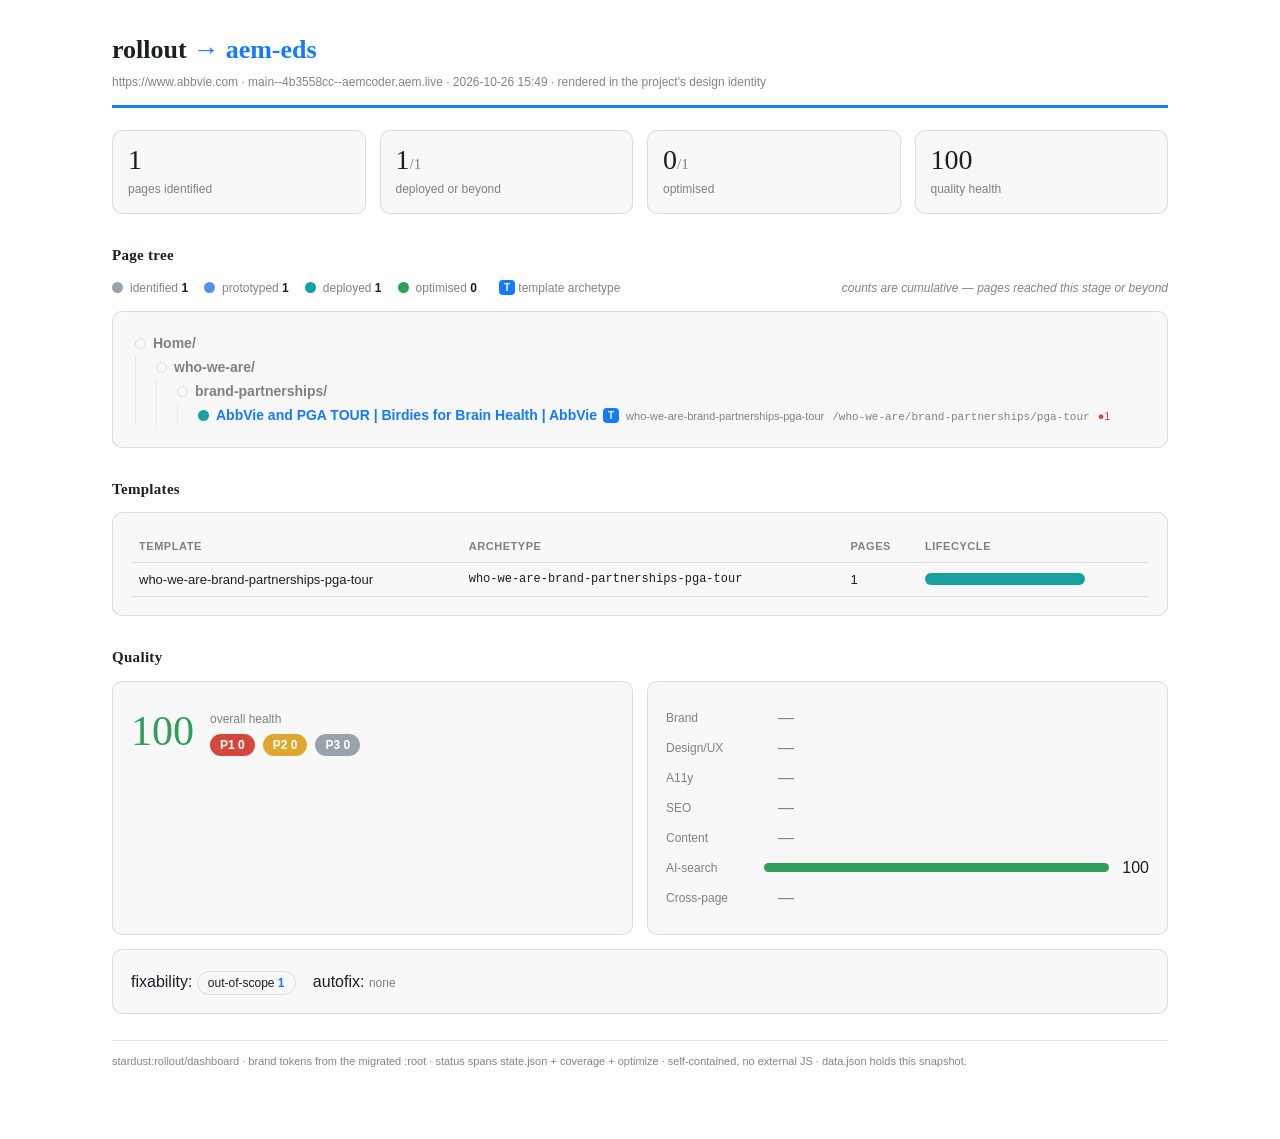
<file: stardust/rollout/dashboard/index.html>
<!doctype html><html lang="en"><head><meta charset="utf-8"><meta name="viewport" content="width=device-width, initial-scale=1">
<title>rollout — https://www.abbvie.com</title>
<style>
:root{--bg:#ffffff;--fg:#1a1f26;--accent:#147aff;--heading:Georgia, serif;--body:-apple-system,BlinkMacSystemFont,"Segoe UI",Helvetica,Arial,sans-serif;--radius:10px;--maxw:1100px;
--muted:color-mix(in srgb,var(--fg) 55%,transparent);--line:color-mix(in srgb,var(--fg) 12%,transparent);--card:color-mix(in srgb,var(--fg) 3%,var(--bg))}
*{box-sizing:border-box}body{margin:0;font-family:var(--body);color:var(--fg);background:var(--bg);line-height:1.5}
.wrap{max-width:var(--maxw);margin:0 auto;padding:30px 22px 70px}
header{border-bottom:3px solid var(--accent);padding-bottom:14px;margin-bottom:22px}
h1{font-family:var(--heading);font-size:26px;margin:0}h1 b{color:var(--accent)}
h2{font-family:var(--heading);font-size:15px;letter-spacing:.02em;margin:30px 0 12px}
.sub{color:var(--muted);font-size:12px;margin-top:4px}
.cards{display:grid;grid-template-columns:repeat(4,1fr);gap:14px;margin-bottom:8px}
.card{background:var(--card);border:1px solid var(--line);border-radius:var(--radius);padding:15px}
.card .n{font-family:var(--heading);font-size:28px;line-height:1}.card .l{font-size:12px;color:var(--muted);margin-top:6px}
.panel{background:var(--card);border:1px solid var(--line);border-radius:var(--radius);padding:18px;margin-bottom:14px}
.legend{display:flex;flex-wrap:wrap;gap:16px;margin:2px 0 14px;align-items:center}
.lg{font-size:12px;color:var(--muted)}.lg b{color:var(--fg)}.muted-note{font-style:italic;margin-left:auto}
.dot{display:inline-block;width:11px;height:11px;border-radius:50%;margin-right:7px;vertical-align:-1px}
.dot.folder{background:transparent;border:1.5px solid var(--line)}
.tree{font-size:14px}.tree ul{list-style:none;margin:0;padding-left:20px;border-left:1px dotted var(--line)}
.tree>ul{padding-left:4px;border-left:none}.tree li{margin:3px 0}
.nm{font-weight:600}.nm.is-t{color:var(--accent)}.nm.dir{color:var(--muted);font-weight:600}
.tmpl-badge{display:inline-block;background:var(--accent);color:var(--bg);font-size:10px;font-weight:700;border-radius:4px;padding:0 5px;margin-left:6px;vertical-align:1px}
.tref{font-size:11px;color:var(--muted);margin-left:7px}
.pth{font-size:11px;color:var(--muted);margin-left:8px;font-family:ui-monospace,Menlo,Consolas,monospace}
.fnd{font-size:11px;color:#d6473b;margin-left:8px}
table{width:100%;border-collapse:collapse;font-size:13px}td,th{text-align:left;padding:7px 8px;border-bottom:1px solid var(--line)}
th{font-size:11px;text-transform:uppercase;letter-spacing:.05em;color:var(--muted)}.mono{font-family:ui-monospace,Menlo,Consolas,monospace;font-size:12px}
.stack{display:flex;height:12px;width:160px;border-radius:6px;overflow:hidden;background:color-mix(in srgb,var(--fg) 8%,transparent)}.stack span{display:block}
.grid2{display:grid;grid-template-columns:1fr 1fr;gap:14px}
.gauge{display:flex;align-items:center;gap:16px}.gauge .big{font-family:var(--heading);font-size:42px}
.sev{display:flex;gap:8px;margin-top:6px}.pill{border-radius:20px;padding:2px 10px;font-size:12px;font-weight:600;color:#fff}
.dim{display:flex;align-items:center;gap:10px;margin:6px 0}.dl{width:88px;font-size:12px;color:var(--muted)}.dbar{flex:1;height:9px;background:color-mix(in srgb,var(--fg) 8%,transparent);border-radius:5px;overflow:hidden}.dbar i{display:block;height:100%}.dn{width:30px;text-align:right;font-variant-numeric:tabular-nums}.dn.na{color:var(--muted)}
.chip{display:inline-block;border:1px solid var(--line);border-radius:20px;padding:2px 10px;margin:3px 4px 0 0;font-size:12px}.chip b{color:var(--accent)}
footer{margin-top:26px;color:var(--muted);font-size:11px;border-top:1px solid var(--line);padding-top:12px}
@media(max-width:720px){.cards{grid-template-columns:repeat(2,1fr)}.grid2{grid-template-columns:1fr}}
</style></head><body><div class="wrap">
<header><h1>rollout <b>→ aem-eds</b></h1><div class="sub">https://www.abbvie.com · main--4b3558cc--aemcoder.aem.live · 2026-10-26 15:49 · rendered in the project's design identity</div></header>

<div class="cards">
  <div class="card"><div class="n">1</div><div class="l">pages identified</div></div>
  <div class="card"><div class="n">1<span style="font-size:15px;color:var(--muted)">/1</span></div><div class="l">deployed or beyond</div></div>
  <div class="card"><div class="n">0<span style="font-size:15px;color:var(--muted)">/1</span></div><div class="l">optimised</div></div>
  <div class="card"><div class="n">100</div><div class="l">quality health</div></div>
</div>

<h2>Page tree</h2>
<div class="legend"><span class="lg"><i class="dot" style="background:#9aa3ad" title="identified"></i>identified <b>1</b></span><span class="lg"><i class="dot" style="background:#5b8def" title="prototyped"></i>prototyped <b>1</b></span><span class="lg"><i class="dot" style="background:#18a0a0" title="deployed"></i>deployed <b>1</b></span><span class="lg"><i class="dot" style="background:#2e9e5b" title="optimised"></i>optimised <b>0</b></span><span class="lg"><span class="tmpl-badge">T</span> template archetype</span><span class="lg muted-note">counts are cumulative — pages reached this stage or beyond</span></div>
<div class="panel tree"><ul><li class="root"><i class="dot folder"></i><span class="nm dir">Home/</span><ul><li><i class="dot folder"></i><span class="nm dir">who-we-are/</span><ul><li><i class="dot folder"></i><span class="nm dir">brand-partnerships/</span><ul><li><i class="dot" style="background:#18a0a0" title="deployed"></i><span class="nm is-t">AbbVie and PGA TOUR | Birdies for Brain Health | AbbVie</span><span class="tmpl-badge" title="template archetype for who-we-are-brand-partnerships-pga-tour">T</span><span class="tref">who-we-are-brand-partnerships-pga-tour</span><span class="pth">/who-we-are/brand-partnerships/pga-tour</span><span class="fnd" title="1 open findings">●1</span></li></ul></li></ul></li></ul></li></ul></div>

<h2>Templates</h2>
<div class="panel"><table><thead><tr><th>template</th><th>archetype</th><th>pages</th><th>lifecycle</th></tr></thead><tbody><tr><td>who-we-are-brand-partnerships-pga-tour</td><td class="mono">who-we-are-brand-partnerships-pga-tour</td><td>1</td><td><span class="stack"><span style="width:100%;background:#18a0a0" title="deployed: 1"></span></span></td></tr></tbody></table></div>

<h2>Quality</h2>
<div class="grid2">
  <div class="panel"><div class="gauge"><div class="big" style="color:#2e9e5b">100</div><div><div class="sub">overall health</div><div class="sev"><span class="pill" style="background:#d6473b">P1 0</span><span class="pill" style="background:#e0a72e">P2 0</span><span class="pill" style="background:#9aa3ad">P3 0</span></div></div></div><div style="margin-top:12px"></div></div>
  <div class="panel"><div class="dim"><span class="dl">Brand</span><span class="dn na">—</span></div><div class="dim"><span class="dl">Design/UX</span><span class="dn na">—</span></div><div class="dim"><span class="dl">A11y</span><span class="dn na">—</span></div><div class="dim"><span class="dl">SEO</span><span class="dn na">—</span></div><div class="dim"><span class="dl">Content</span><span class="dn na">—</span></div><div class="dim"><span class="dl">AI-search</span><span class="dbar"><i style="width:100%;background:#2e9e5b"></i></span><span class="dn">100</span></div><div class="dim"><span class="dl">Cross-page</span><span class="dn na">—</span></div></div>
</div>
<div class="panel">fixability: <span class="chip">out-of-scope <b>1</b></span> &nbsp; autofix: <span class="sub">none</span></div>

<footer>stardust:rollout/dashboard · brand tokens from the migrated :root · status spans state.json + coverage + optimize · self-contained, no external JS · data.json holds this snapshot.</footer>
</div></body></html>
</file>
